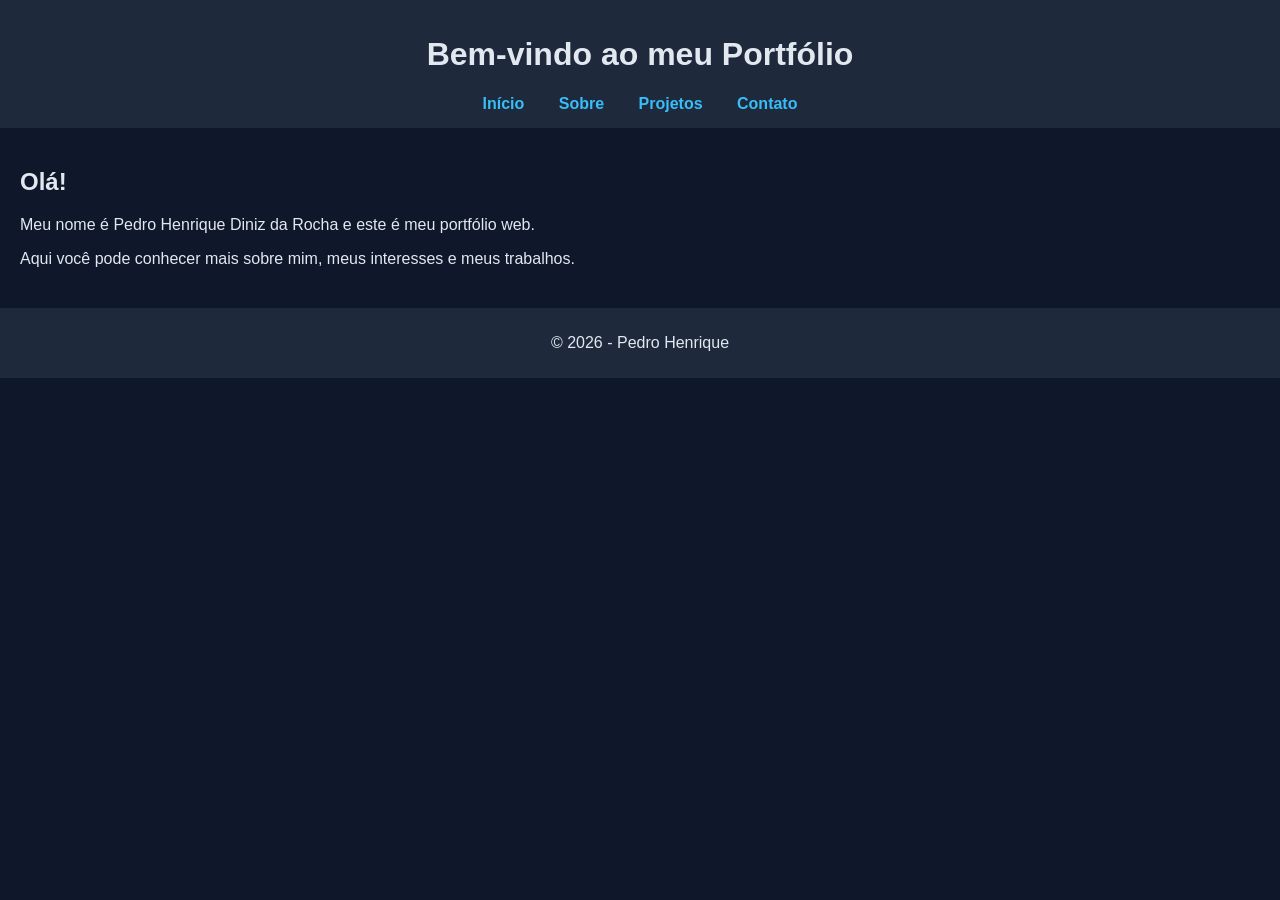
<file: index.html>
<!DOCTYPE html>
<html lang="pt-br">
<head>
    <meta charset="UTF-8">
    <title>Portfólio - Pedro</title>
    <link rel="stylesheet" href="style.css">
</head>
<body>

    <header>
        <h1>Bem-vindo ao meu Portfólio</h1>
        <nav>
            <a href="index.html">Início</a>
            <a href="sobre.html">Sobre</a>
            <a href="projetos.html">Projetos</a>
            <a href="contato.html">Contato</a>
        </nav>
    </header>

    <main>
        <section>
            <h2>Olá!</h2>
            <p>Meu nome é Pedro Henrique Diniz da Rocha e este é meu portfólio web.</p>
            <p>Aqui você pode conhecer mais sobre mim, meus interesses e meus trabalhos.</p>
        </section>
    </main>

    <footer>
        <p>© 2026 - Pedro Henrique</p>
    </footer>
    
</body>
</html>
</file>
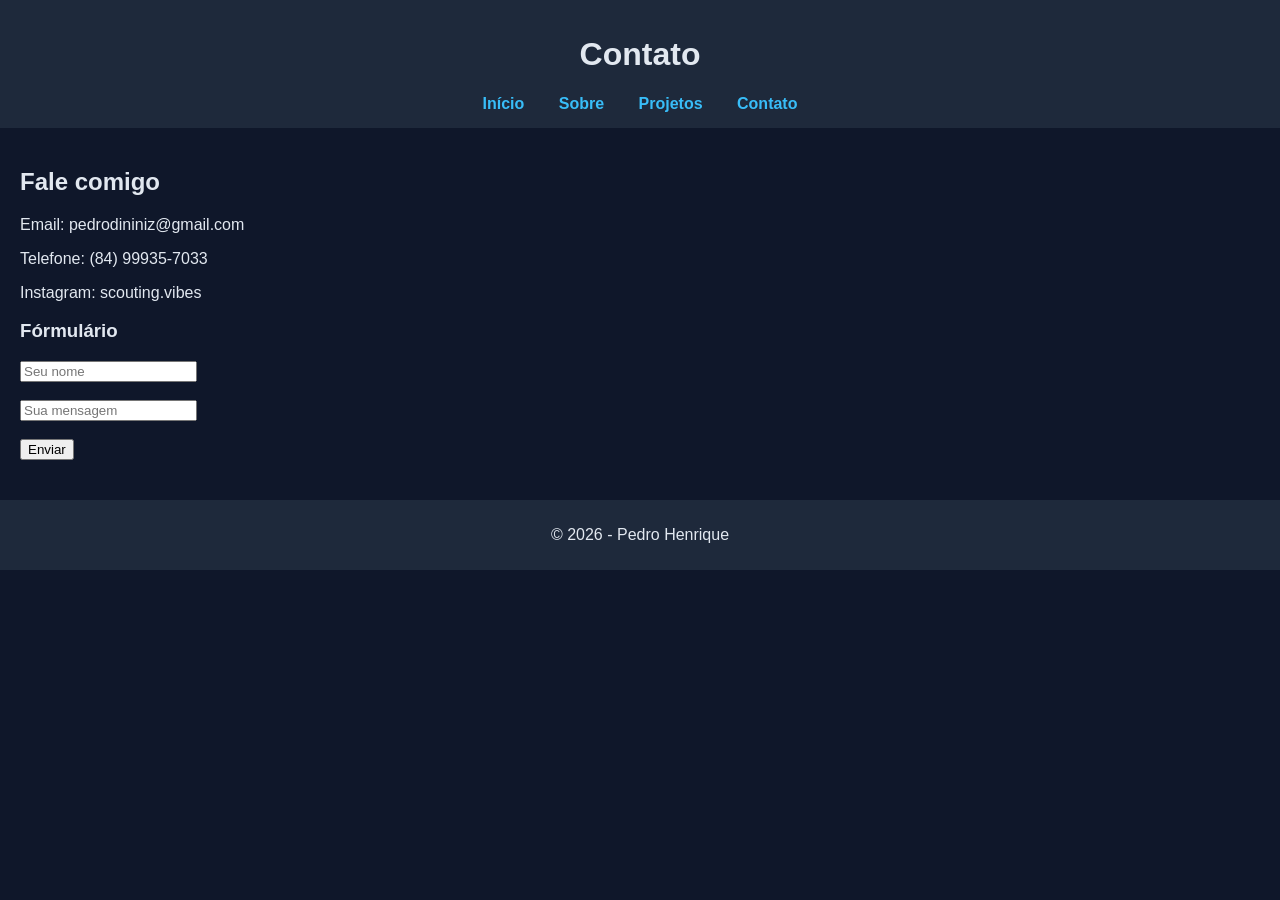
<file: contato.html>
<!DOCTYPE html>
<html lang="pt-br">
<head>
    <meta charset="UTF-8">
    <title>Contato</title>
    <link rel="stylesheet" href="style.css">
</head>
<body>

    <header>
        <h1>Contato</h1>
        <nav>
            <a href="index.html">Início</a>
            <a href="sobre.html">Sobre</a>
            <a href="projetos.html">Projetos</a>
            <a href="contato.html">Contato</a>
        </nav>
    </header>

    <main>
        <section>
            <h2>Fale comigo</h2>

            <p>Email: pedrodininiz@gmail.com</p>
            <p>Telefone: (84) 99935-7033</p>
            <p>Instagram: scouting.vibes</p>

            <h3>Fórmulário</h3>
            <form>
                <input type="text" placeholder="Seu nome"><br><br>
                <input type="email" placeholder="Sua mensagem"><br><br>
                <button type="submit">Enviar</button>
            </form>

        </section>
    </main>

    <footer>
        <p>© 2026 - Pedro Henrique</p>
    </footer>
    
</body>
</html>
</file>
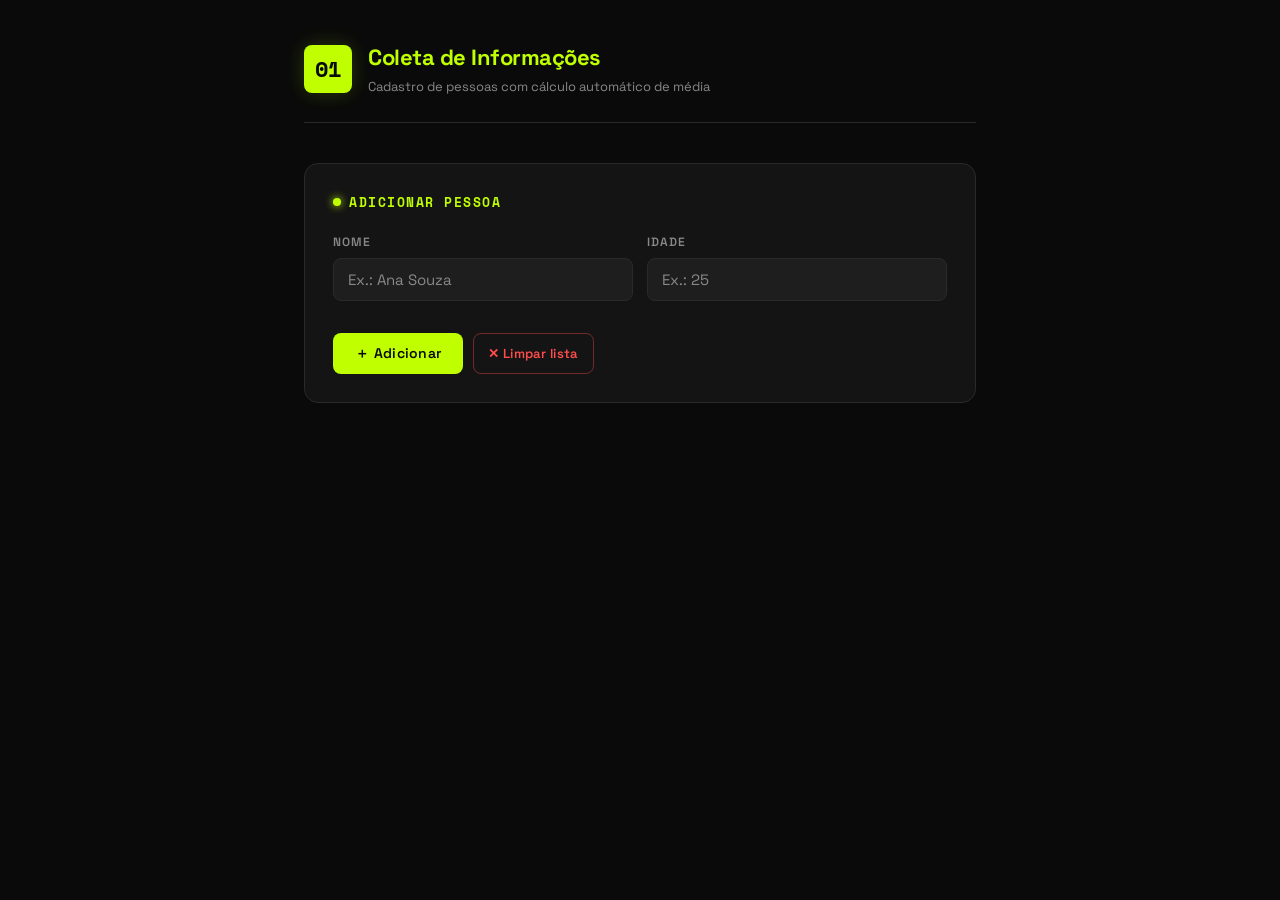
<file: missao1.html>
<!DOCTYPE html>
<html lang="pt-BR">
<head>
  <meta charset="UTF-8" />
  <meta name="viewport" content="width=device-width, initial-scale=1.0" />
  <title>Missão 1 — Coleta & Média</title>
  <link rel="stylesheet" href="missoes.css" />
</head>
<body>
  <div class="page-wrapper">

    <header class="page-header">
      <div class="header-badge">01</div>
      <div>
        <div class="header-title">Coleta de Informações</div>
        <div class="header-sub">Cadastro de pessoas com cálculo automático de média</div>
      </div>
    </header>

    <!-- FORMULÁRIO -->
    <div class="card">
      <div class="card-title">Adicionar pessoa</div>

      <div class="row">
        <div class="field">
          <label for="nome">Nome</label>
          <input id="nome" type="text" placeholder="Ex.: Ana Souza" />
        </div>
        <div class="field">
          <label for="idade">Idade</label>
          <input id="idade" type="number" min="0" max="120" placeholder="Ex.: 25" />
        </div>
      </div>

      <div class="btn-group">
        <button class="btn btn-primary" onclick="adicionarPessoa()">＋ Adicionar</button>
        <button class="btn btn-danger btn-sm" onclick="limparLista()">✕ Limpar lista</button>
      </div>

      <div id="erro" class="text-danger mt-8" style="font-size:13px;display:none;"></div>
    </div>

    <!-- RESULTADOS -->
    <div class="card" id="card-resultado" style="display:none;">
      <div class="card-title">Resultado</div>

      <table>
        <thead>
          <tr>
            <th>#</th>
            <th>Nome</th>
            <th>Idade</th>
          </tr>
        </thead>
        <tbody id="tabela-corpo"></tbody>
      </table>

      <div class="divider"></div>

      <div style="display:flex;gap:24px;flex-wrap:wrap;">
        <div>
          <div class="output-label">Total de pessoas</div>
          <div class="text-mono text-lime" id="total" style="font-size:24px;font-weight:700;">—</div>
        </div>
        <div>
          <div class="output-label">Média de idades</div>
          <div class="text-mono text-lime" id="media" style="font-size:24px;font-weight:700;">—</div>
        </div>
        <div>
          <div class="output-label">Mais novo</div>
          <div class="text-mono" id="menor" style="font-size:14px;margin-top:4px;">—</div>
        </div>
        <div>
          <div class="output-label">Mais velho</div>
          <div class="text-mono" id="maior" style="font-size:14px;margin-top:4px;">—</div>
        </div>
      </div>
    </div>

  </div>
  <script src="missao1.js"></script>
</body>
</html>
</file>
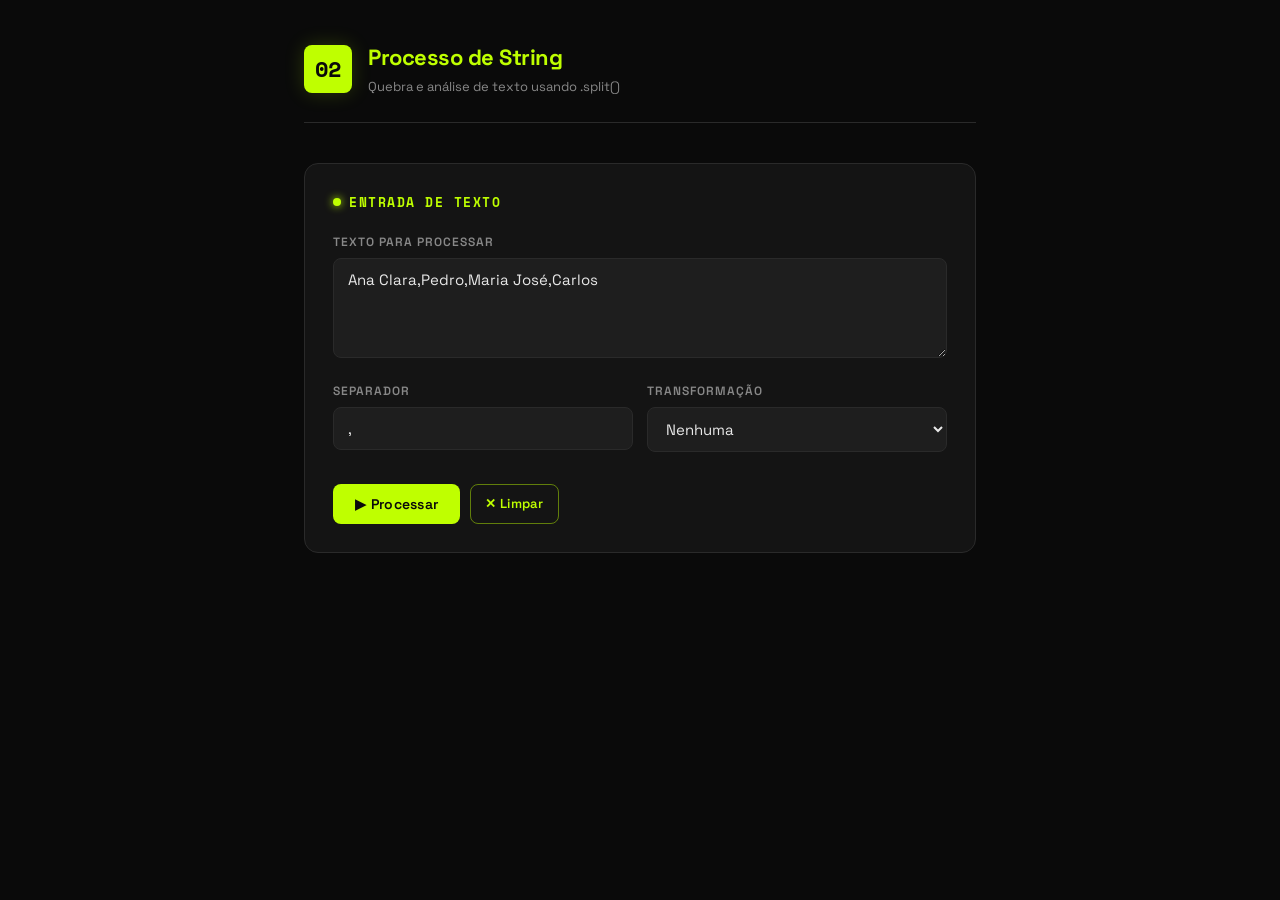
<file: missao2.html>
<!DOCTYPE html>
<html lang="pt-BR">
<head>
  <meta charset="UTF-8" />
  <meta name="viewport" content="width=device-width, initial-scale=1.0" />
  <title>Missão 2 — Processo de String</title>
  <link rel="stylesheet" href="missoes.css" />
</head>
<body>
  <div class="page-wrapper">

    <header class="page-header">
      <div class="header-badge">02</div>
      <div>
        <div class="header-title">Processo de String</div>
        <div class="header-sub">Quebra e análise de texto usando .split()</div>
      </div>
    </header>

    <div class="card">
      <div class="card-title">Entrada de texto</div>

      <div class="field">
        <label for="texto">Texto para processar</label>
        <textarea id="texto" rows="4"
          placeholder="Cole ou digite qualquer texto aqui...&#10;Ex.: João,Maria,Pedro,Ana">Ana Clara,Pedro,Maria José,Carlos</textarea>
      </div>

      <div class="row">
        <div class="field">
          <label for="separador">Separador</label>
          <input id="separador" type="text" value="," placeholder="vírgula, espaço, ponto..." />
        </div>
        <div class="field">
          <label for="transform">Transformação</label>
          <select id="transform">
            <option value="none">Nenhuma</option>
            <option value="upper">MAIÚSCULAS</option>
            <option value="lower">minúsculas</option>
            <option value="title">Primeira Letra Maiúscula</option>
            <option value="reverse">Invertida</option>
            <option value="trim">Remover espaços extras</option>
          </select>
        </div>
      </div>

      <div class="btn-group">
        <button class="btn btn-primary" onclick="processar()">▶ Processar</button>
        <button class="btn btn-outline btn-sm" onclick="limpar()">✕ Limpar</button>
      </div>
    </div>

    <!-- OUTPUT -->
    <div class="card" id="resultado" style="display:none;">
      <div class="card-title">Resultado do .split()</div>

      <div style="display:flex;gap:20px;flex-wrap:wrap;margin-bottom:16px;">
        <div>
          <div class="output-label">Partes encontradas</div>
          <div class="text-lime text-mono" id="qtd" style="font-size:22px;font-weight:700;">0</div>
        </div>
        <div>
          <div class="output-label">Char. total do texto</div>
          <div class="text-lime text-mono" id="chars" style="font-size:22px;font-weight:700;">0</div>
        </div>
        <div>
          <div class="output-label">Maior parte</div>
          <div class="text-mono" id="maior" style="font-size:14px;margin-top:4px;">—</div>
        </div>
      </div>

      <div class="output-label">Partes geradas</div>
      <div id="partes" style="display:flex;flex-wrap:wrap;gap:8px;margin-top:8px;"></div>

      <div class="divider"></div>

      <div class="output-label">Texto reconstruído (join com " | ")</div>
      <div class="output-box" id="reconstruido">—</div>

      <div class="output-label mt-16">Estatísticas por parte</div>
      <table style="margin-top:10px;">
        <thead>
          <tr><th>#</th><th>Parte</th><th>Letras</th><th>Palavras</th></tr>
        </thead>
        <tbody id="stats-corpo"></tbody>
      </table>
    </div>

  </div>
  <script src="missao2.js"></script>
</body>
</html>
</file>
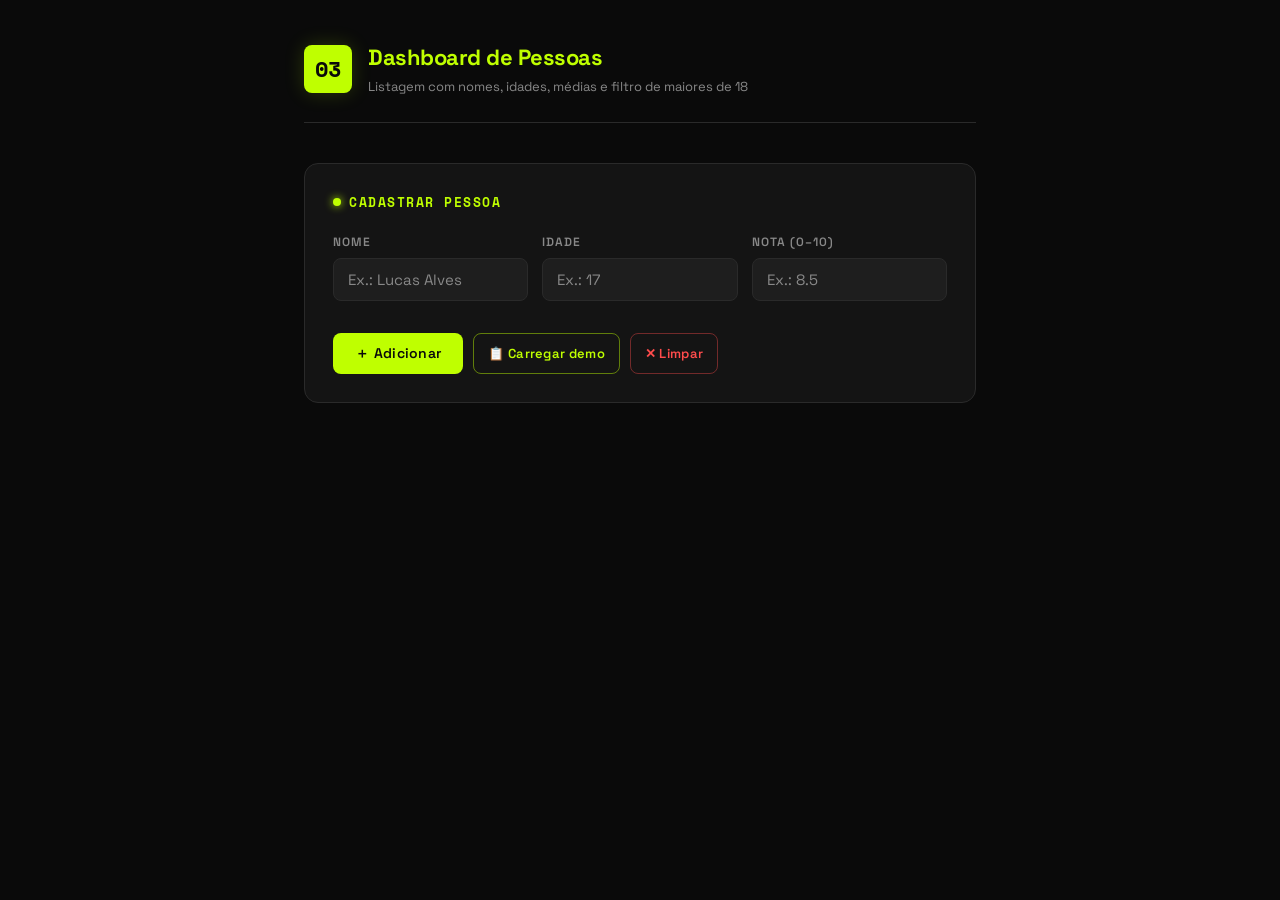
<file: missao3.html>
<!DOCTYPE html>
<html lang="pt-BR">
<head>
  <meta charset="UTF-8" />
  <meta name="viewport" content="width=device-width, initial-scale=1.0" />
  <title>Missão 3 — Dashboard de Pessoas</title>
  <link rel="stylesheet" href="missoes.css" />
</head>
<body>
  <div class="page-wrapper">

    <header class="page-header">
      <div class="header-badge">03</div>
      <div>
        <div class="header-title">Dashboard de Pessoas</div>
        <div class="header-sub">Listagem com nomes, idades, médias e filtro de maiores de 18</div>
      </div>
    </header>

    <!-- ADD -->
    <div class="card">
      <div class="card-title">Cadastrar pessoa</div>
      <div class="row">
        <div class="field">
          <label for="p-nome">Nome</label>
          <input id="p-nome" type="text" placeholder="Ex.: Lucas Alves" />
        </div>
        <div class="field">
          <label for="p-idade">Idade</label>
          <input id="p-idade" type="number" min="0" max="120" placeholder="Ex.: 17" />
        </div>
        <div class="field">
          <label for="p-nota">Nota (0–10)</label>
          <input id="p-nota" type="number" min="0" max="10" step="0.1" placeholder="Ex.: 8.5" />
        </div>
      </div>
      <div class="btn-group">
        <button class="btn btn-primary" onclick="adicionar()">＋ Adicionar</button>
        <button class="btn btn-outline btn-sm" onclick="carregarDemo()">📋 Carregar demo</button>
        <button class="btn btn-danger btn-sm" onclick="limparTudo()">✕ Limpar</button>
      </div>
      <div id="msg-erro" class="text-danger mt-8" style="font-size:13px;display:none;"></div>
    </div>

    <!-- FILTROS -->
    <div class="card" id="painel-filtros" style="display:none;">
      <div class="card-title">Filtros e resumo</div>

      <div style="display:flex;gap:12px;flex-wrap:wrap;margin-bottom:16px;">
        <button class="btn btn-outline btn-sm" id="btn-todos" onclick="setFiltro('todos')">Todos</button>
        <button class="btn btn-outline btn-sm" id="btn-maiores" onclick="setFiltro('maiores')">Maiores de 18</button>
        <button class="btn btn-outline btn-sm" id="btn-menores" onclick="setFiltro('menores')">Menores de 18</button>
      </div>

      <div style="display:flex;gap:24px;flex-wrap:wrap;">
        <div><div class="output-label">Exibindo</div><div class="text-lime text-mono" id="exibindo" style="font-size:20px;font-weight:700;">0</div></div>
        <div><div class="output-label">Média de idades</div><div class="text-lime text-mono" id="media-idade" style="font-size:20px;font-weight:700;">—</div></div>
        <div><div class="output-label">Média de notas</div><div class="text-lime text-mono" id="media-nota" style="font-size:20px;font-weight:700;">—</div></div>
      </div>
    </div>

    <!-- TABELA -->
    <div class="card" id="painel-tabela" style="display:none;">
      <div class="card-title">Lista</div>
      <table>
        <thead>
          <tr><th>#</th><th>Nome</th><th>Idade</th><th>Nota</th><th>Situação</th></tr>
        </thead>
        <tbody id="tabela"></tbody>
      </table>
    </div>

  </div>
  <script src="missao3.js"></script>
</body>
</html>
</file>
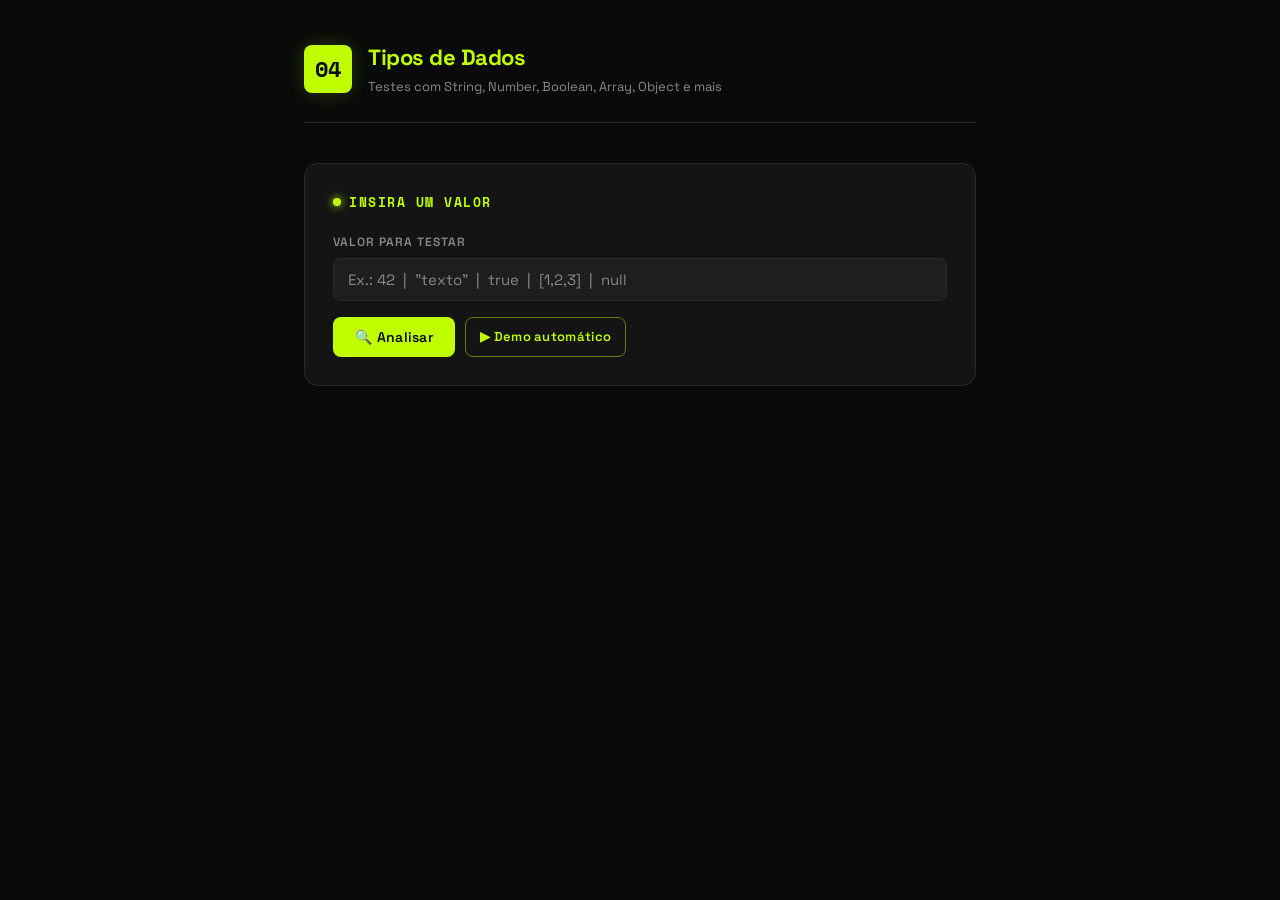
<file: missao4.html>
<!DOCTYPE html>
<html lang="pt-BR">
<head>
  <meta charset="UTF-8" />
  <meta name="viewport" content="width=device-width, initial-scale=1.0" />
  <title>Missão 4 — Tipos de Dados</title>
  <link rel="stylesheet" href="missoes.css" />
</head>
<body>
  <div class="page-wrapper">

    <header class="page-header">
      <div class="header-badge">04</div>
      <div>
        <div class="header-title">Tipos de Dados</div>
        <div class="header-sub">Testes com String, Number, Boolean, Array, Object e mais</div>
      </div>
    </header>

    <div class="card">
      <div class="card-title">Insira um valor</div>

      <div class="field">
        <label for="valor">Valor para testar</label>
        <input id="valor" type="text" placeholder='Ex.: 42  |  "texto"  |  true  |  [1,2,3]  |  null' />
      </div>

      <div class="btn-group">
        <button class="btn btn-primary" onclick="testar()">🔍 Analisar</button>
        <button class="btn btn-outline btn-sm" onclick="testarTodos()">▶ Demo automático</button>
      </div>
    </div>

    <!-- PAINEL DE RESULTADO -->
    <div class="card" id="painel" style="display:none;">
      <div class="card-title">Diagnóstico</div>

      <div style="display:grid;grid-template-columns:1fr 1fr;gap:14px;" id="grid-info"></div>

      <div class="divider"></div>

      <div class="output-label">Valor bruto recebido (string)</div>
      <div class="output-box" id="bruto">—</div>

      <div class="output-label mt-16">Conversões possíveis</div>
      <table style="margin-top:10px;">
        <thead><tr><th>Conversão</th><th>Resultado</th><th>typeof</th></tr></thead>
        <tbody id="conv-corpo"></tbody>
      </table>
    </div>

    <!-- LOG DEMO -->
    <div class="card" id="painel-demo" style="display:none;">
      <div class="card-title">Log — Demo automático</div>
      <div id="demo-log" class="output-box" style="white-space:pre-line;line-height:2;"></div>
    </div>

  </div>
  <script src="missao4.js"></script>
</body>
</html>
</file>
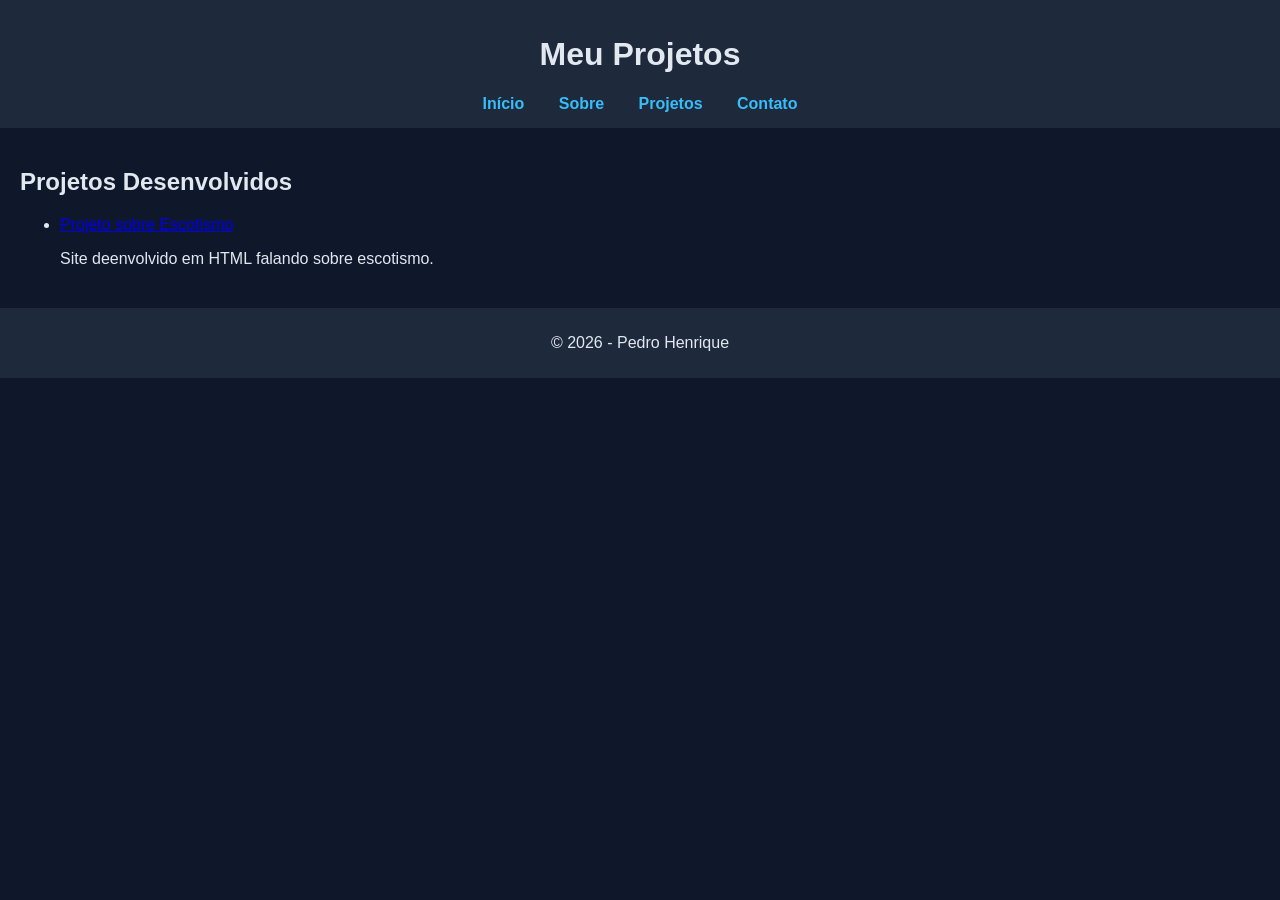
<file: projetos.html>
<!DOCTYPE html>
<html lang="pt-br">
<head>
    <meta charset="UTF-8">
    <title>Projetos</title>
    <link rel="stylesheet" href="style.css">
</head>
<body>

    <header>
        <h1>Meu Projetos</h1>
        <nav>
            <a href="index.html">Início</a>
            <a href="sobre.html">Sobre</a>
            <a href="projetos.html">Projetos</a>
            <a href="contato.html">Contato</a>
        </nav>
    </header>

    <main>
        <section>
            <h2>Projetos Desenvolvidos</h2>

            <ul>
                <li>
                    <a href="max.html">Projeto sobre Escotismo</a>
                    <p>Site deenvolvido em HTML falando sobre escotismo.</p>
                </li>
            </ul>

        </section>
    </main>

    <footer>
        <p>© 2026 - Pedro Henrique</p>
    </footer>
    
</body>
</html>
</file>
<file: style.css>
body {
    font-family: Arial, sans-serif;
    margin: 0;
    background-color: #0f172a;
    color: #e2e8f0;
}

header {
    background-color: #1e293b;
    padding: 15px;
    text-align: center;
}

nav a {
    color: #38bdf8;
    margin: 0 15px;
    text-decoration: none;
    font-weight: bold;
}

nav a:hover {
    color: #facc15;
}

main {
    padding: 20px;
}

section {
    margin-bottom: 20px;
}

img {
    max-width: 200px;
    border-radius: 10px;
}

footer {
    background-color: #1e293b;
    text-align: center;
    padding: 10px;
}
</file>
<file: missoes.css>
@import url('https://fonts.googleapis.com/css2?family=Space+Grotesk:wght@300;400;500;600;700&family=Space+Mono:wght@400;700&display=swap');

/* ══════════════════════════════════════════
   TOKENS — TEMA VERDE-LIMA / DARK TERMINAL
   ══════════════════════════════════════════ */
:root {
  --lime:        #BFFF00;
  --lime-dim:    #8FCC00;
  --lime-glow:   rgba(191,255,0,0.18);
  --lime-border: rgba(191,255,0,0.45);
  --bg:          #0A0A0A;
  --surface:     #141414;
  --surface2:    #1E1E1E;
  --border:      #2A2A2A;
  --text:        #E8E8E8;
  --text-muted:  #888;
  --danger:      #FF4C4C;
  --warning:     #FFB800;
  --success:     #00E676;
  --radius:      8px;
  --radius-lg:   14px;
  --font-ui:     'Space Grotesk', sans-serif;
  --font-mono:   'Space Mono', monospace;
}

/* ══════════════════════════════════════════
   RESET & BASE
   ══════════════════════════════════════════ */
*, *::before, *::after { box-sizing: border-box; margin: 0; padding: 0; }

html { scroll-behavior: smooth; }

body {
  font-family: var(--font-ui);
  background: var(--bg);
  color: var(--text);
  min-height: 100vh;
  line-height: 1.6;
}

/* ══════════════════════════════════════════
   LAYOUT
   ══════════════════════════════════════════ */
.page-wrapper {
  max-width: 720px;
  margin: 0 auto;
  padding: 40px 24px 80px;
}

/* ══════════════════════════════════════════
   HEADER
   ══════════════════════════════════════════ */
.page-header {
  display: flex;
  align-items: center;
  gap: 16px;
  margin-bottom: 40px;
  padding-bottom: 24px;
  border-bottom: 1px solid var(--border);
}

.header-badge {
  display: flex;
  align-items: center;
  justify-content: center;
  width: 48px;
  height: 48px;
  background: var(--lime);
  color: var(--bg);
  border-radius: var(--radius);
  font-size: 22px;
  font-weight: 700;
  font-family: var(--font-mono);
  flex-shrink: 0;
  box-shadow: 0 0 20px var(--lime-glow);
}

.header-title {
  font-size: 22px;
  font-weight: 700;
  color: var(--lime);
  letter-spacing: -0.5px;
}

.header-sub {
  font-size: 13px;
  color: var(--text-muted);
  margin-top: 2px;
}

/* ══════════════════════════════════════════
   CARDS / SECTIONS
   ══════════════════════════════════════════ */
.card {
  background: var(--surface);
  border: 1px solid var(--border);
  border-radius: var(--radius-lg);
  padding: 28px;
  margin-bottom: 20px;
}

.card:last-child { margin-bottom: 0; }

.card-title {
  font-size: 13px;
  font-weight: 600;
  color: var(--lime);
  text-transform: uppercase;
  letter-spacing: 1.5px;
  font-family: var(--font-mono);
  margin-bottom: 20px;
  display: flex;
  align-items: center;
  gap: 8px;
}

.card-title::before {
  content: '';
  display: inline-block;
  width: 8px;
  height: 8px;
  background: var(--lime);
  border-radius: 50%;
  box-shadow: 0 0 8px var(--lime);
}

/* ══════════════════════════════════════════
   FORM ELEMENTS
   ══════════════════════════════════════════ */
.field {
  margin-bottom: 16px;
}

.field label {
  display: block;
  font-size: 12px;
  font-weight: 600;
  color: var(--text-muted);
  text-transform: uppercase;
  letter-spacing: 1px;
  margin-bottom: 6px;
}

.field input,
.field select,
.field textarea {
  width: 100%;
  background: var(--surface2);
  border: 1px solid var(--border);
  border-radius: var(--radius);
  padding: 11px 14px;
  color: var(--text);
  font-family: var(--font-ui);
  font-size: 15px;
  outline: none;
  transition: border-color 0.2s, box-shadow 0.2s;
}

.field input:focus,
.field select:focus,
.field textarea:focus {
  border-color: var(--lime);
  box-shadow: 0 0 0 3px var(--lime-glow);
}

.field input::placeholder,
.field textarea::placeholder { color: var(--text-muted); }

select option { background: var(--surface2); }

/* ══════════════════════════════════════════
   BUTTONS
   ══════════════════════════════════════════ */
.btn {
  display: inline-flex;
  align-items: center;
  gap: 8px;
  padding: 11px 22px;
  border-radius: var(--radius);
  font-family: var(--font-ui);
  font-size: 14px;
  font-weight: 600;
  cursor: pointer;
  border: none;
  transition: all 0.2s;
  letter-spacing: 0.3px;
}

.btn-primary {
  background: var(--lime);
  color: var(--bg);
}

.btn-primary:hover {
  background: #D4FF26;
  box-shadow: 0 0 20px var(--lime-glow);
  transform: translateY(-1px);
}

.btn-primary:active { transform: translateY(0); }

.btn-outline {
  background: transparent;
  color: var(--lime);
  border: 1px solid var(--lime-border);
}

.btn-outline:hover {
  background: var(--lime-glow);
  box-shadow: 0 0 12px var(--lime-glow);
}

.btn-danger {
  background: transparent;
  color: var(--danger);
  border: 1px solid rgba(255,76,76,0.4);
}

.btn-danger:hover { background: rgba(255,76,76,0.1); }

.btn-sm { padding: 7px 14px; font-size: 13px; }

.btn-group {
  display: flex;
  gap: 10px;
  flex-wrap: wrap;
  margin-top: 16px;
}

/* ══════════════════════════════════════════
   OUTPUT / RESULTS
   ══════════════════════════════════════════ */
.output-box {
  background: var(--bg);
  border: 1px solid var(--border);
  border-radius: var(--radius);
  padding: 18px 20px;
  margin-top: 20px;
  font-family: var(--font-mono);
  font-size: 14px;
  min-height: 56px;
  line-height: 1.8;
}

.output-box.hidden { display: none; }

.output-label {
  font-size: 11px;
  font-weight: 600;
  color: var(--text-muted);
  text-transform: uppercase;
  letter-spacing: 1px;
  margin-bottom: 6px;
}

/* ══════════════════════════════════════════
   TABLE
   ══════════════════════════════════════════ */
table {
  width: 100%;
  border-collapse: collapse;
  font-size: 14px;
  margin-top: 10px;
}

th {
  text-align: left;
  padding: 10px 14px;
  font-size: 11px;
  font-weight: 600;
  color: var(--lime);
  text-transform: uppercase;
  letter-spacing: 1px;
  border-bottom: 1px solid var(--border);
  font-family: var(--font-mono);
}

td {
  padding: 11px 14px;
  border-bottom: 1px solid var(--border);
  color: var(--text);
}

tr:last-child td { border-bottom: none; }

tr:hover td { background: var(--surface2); }

/* ══════════════════════════════════════════
   CHIPS / TAGS
   ══════════════════════════════════════════ */
.chip {
  display: inline-flex;
  align-items: center;
  padding: 3px 10px;
  border-radius: 20px;
  font-size: 12px;
  font-weight: 600;
  font-family: var(--font-mono);
}

.chip-lime   { background: rgba(191,255,0,0.15); color: var(--lime); }
.chip-red    { background: rgba(255,76,76,0.15);  color: var(--danger); }
.chip-yellow { background: rgba(255,184,0,0.15);  color: var(--warning); }
.chip-green  { background: rgba(0,230,118,0.15);  color: var(--success); }

/* ══════════════════════════════════════════
   CALCULATOR GRID
   ══════════════════════════════════════════ */
.calc-display {
  background: var(--bg);
  border: 1px solid var(--lime-border);
  border-radius: var(--radius);
  padding: 18px 20px;
  text-align: right;
  margin-bottom: 16px;
  box-shadow: inset 0 0 30px rgba(0,0,0,0.5);
}

.calc-expr {
  font-family: var(--font-mono);
  font-size: 13px;
  color: var(--text-muted);
  min-height: 20px;
  margin-bottom: 4px;
  word-break: break-all;
}

.calc-result {
  font-family: var(--font-mono);
  font-size: 36px;
  font-weight: 700;
  color: var(--lime);
  text-shadow: 0 0 20px var(--lime-glow);
  word-break: break-all;
}

.calc-grid {
  display: grid;
  grid-template-columns: repeat(4, 1fr);
  gap: 10px;
}

.calc-btn {
  padding: 18px;
  border-radius: var(--radius);
  font-family: var(--font-mono);
  font-size: 18px;
  font-weight: 700;
  border: 1px solid var(--border);
  cursor: pointer;
  transition: all 0.15s;
  background: var(--surface2);
  color: var(--text);
}

.calc-btn:hover { background: var(--surface); border-color: var(--lime-border); }
.calc-btn:active { transform: scale(0.95); }

.calc-btn.op  { color: var(--lime); border-color: var(--lime-border); }
.calc-btn.eq  { background: var(--lime); color: var(--bg); border-color: var(--lime); }
.calc-btn.eq:hover { background: #D4FF26; box-shadow: 0 0 20px var(--lime-glow); }
.calc-btn.clr { color: var(--danger); border-color: rgba(255,76,76,0.4); }
.calc-btn.span2 { grid-column: span 2; }

/* ══════════════════════════════════════════
   MISC
   ══════════════════════════════════════════ */
.row { display: flex; gap: 14px; }
.row .field { flex: 1; }

.divider {
  height: 1px;
  background: var(--border);
  margin: 20px 0;
}

.text-lime   { color: var(--lime); }
.text-muted  { color: var(--text-muted); font-size: 13px; }
.text-mono   { font-family: var(--font-mono); }
.text-danger { color: var(--danger); }
.text-success { color: var(--success); }
.text-warning { color: var(--warning); }

.mt-4  { margin-top: 4px; }
.mt-8  { margin-top: 8px; }
.mt-12 { margin-top: 12px; }
.mt-16 { margin-top: 16px; }

/* ══════════════════════════════════════════
   EMPTY STATE
   ══════════════════════════════════════════ */
.empty {
  text-align: center;
  padding: 32px 20px;
  color: var(--text-muted);
  font-size: 14px;
}

.empty-icon { font-size: 36px; margin-bottom: 10px; }

/* ══════════════════════════════════════════
   VOTE DISPLAY
   ══════════════════════════════════════════ */
.vote-options {
  display: grid;
  grid-template-columns: repeat(auto-fill, minmax(100px, 1fr));
  gap: 12px;
  margin-top: 14px;
}

.vote-card {
  background: var(--surface2);
  border: 2px solid var(--border);
  border-radius: var(--radius);
  padding: 16px 12px;
  text-align: center;
  cursor: pointer;
  transition: all 0.2s;
}

.vote-card:hover,
.vote-card.selected {
  border-color: var(--lime);
  background: var(--lime-glow);
  box-shadow: 0 0 16px var(--lime-glow);
}

.vote-num {
  font-family: var(--font-mono);
  font-size: 28px;
  font-weight: 700;
  color: var(--lime);
  margin-bottom: 4px;
}

.vote-label { font-size: 11px; color: var(--text-muted); }

/* ══════════════════════════════════════════
   PROGRESS / SCORE BAR
   ══════════════════════════════════════════ */
.score-bar-wrap {
  margin-top: 8px;
  height: 6px;
  background: var(--surface2);
  border-radius: 3px;
  overflow: hidden;
}

.score-bar-fill {
  height: 100%;
  border-radius: 3px;
  background: var(--lime);
  transition: width 0.5s ease;
}

/* ══════════════════════════════════════════
   SORT ANIMATION
   ══════════════════════════════════════════ */
.name-pill {
  display: inline-flex;
  align-items: center;
  background: var(--surface2);
  border: 1px solid var(--border);
  border-radius: 20px;
  padding: 6px 14px;
  margin: 4px;
  font-size: 14px;
  font-family: var(--font-mono);
  transition: all 0.3s;
}

.name-pill.sorted {
  border-color: var(--lime-border);
  color: var(--lime);
  background: var(--lime-glow);
}

/* ══════════════════════════════════════════
   RESPONSIVE
   ══════════════════════════════════════════ */
@media (max-width: 600px) {
  .page-wrapper { padding: 24px 16px 60px; }
  .card { padding: 20px 16px; }
  .row { flex-direction: column; gap: 0; }
  .calc-btn { padding: 14px; font-size: 16px; }
  .calc-result { font-size: 28px; }
  .vote-options { grid-template-columns: repeat(3,1fr); }
}
</file>
